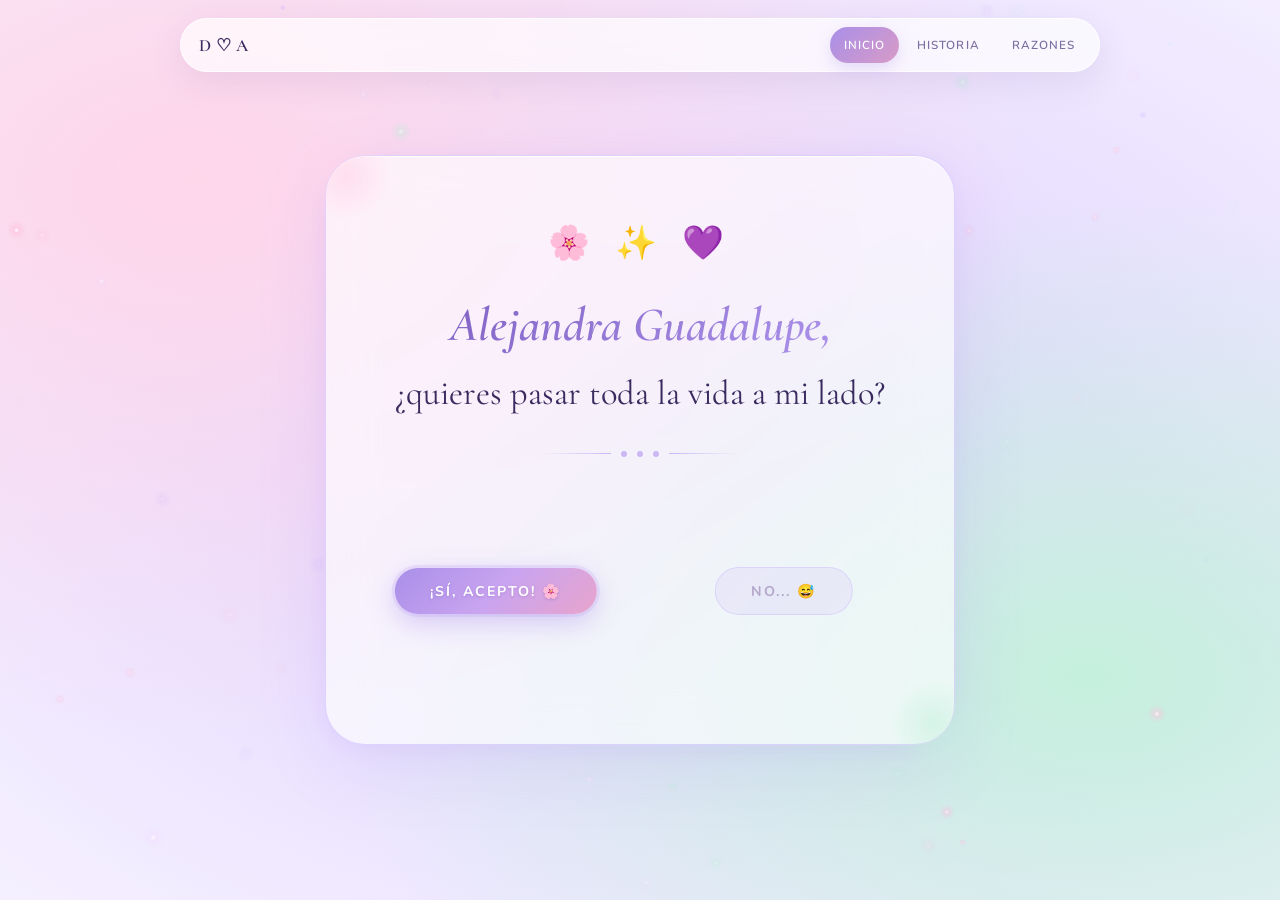
<file: index.html>
<!DOCTYPE html>
<html lang="es">
<head>
    <meta charset="UTF-8">
    <meta name="viewport" content="width=device-width, initial-scale=1.0">
    <title>Para mi Alejandra 🌸</title>
    <link rel="stylesheet" href="css/shared.css">
    <style>
        body {
            display: flex;
            align-items: center;
            justify-content: center;
            overflow: hidden;
            position: relative;
            -webkit-tap-highlight-color: transparent;
            user-select: none;
        }

        /* ── Partículas canvas ── */
        #sparkCanvas {
            position: fixed;
            inset: 0;
            width: 100%;
            height: 100%;
            z-index: 0;
            pointer-events: none;
        }

        /* ── Floating emojis ── */
        .bg-elements {
            position: fixed;
            inset: 0;
            pointer-events: none;
            z-index: 1;
        }

        .bg-float {
            position: absolute;
            animation: floatUp linear infinite;
            opacity: 0;
        }

        @keyframes floatUp {
            0%   { transform: translateY(108vh) rotate(-10deg) scale(0.7); opacity: 0; }
            12%  { opacity: 0.7; }
            88%  { opacity: 0.3; }
            100% { transform: translateY(-8vh)  rotate(10deg)  scale(1.05); opacity: 0; }
        }

        /* ── Carta principal ── */
        .main-container {
            position: relative;
            z-index: 10;
            background: rgba(255, 255, 255, 0.62);
            backdrop-filter: blur(24px);
            -webkit-backdrop-filter: blur(24px);
            border-radius: 40px;
            padding: 4rem 3.4rem 3.8rem;
            max-width: 630px;
            width: 90%;
            text-align: center;
            border: 1.5px solid rgba(200, 180, 255, 0.55);
            box-shadow:
                0 20px 70px rgba(160, 120, 240, 0.14),
                0 4px 20px rgba(160, 120, 240, 0.08),
                inset 0 1px 0 rgba(255, 255, 255, 0.9);
        }

        /* Detalles decorativos de esquinas */
        .main-container::before,
        .main-container::after {
            content: '';
            position: absolute;
            width: 90px;
            height: 90px;
            border-radius: 50%;
            pointer-events: none;
        }
        .main-container::before {
            top: -25px; left: -25px;
            background: radial-gradient(circle, var(--pink-2) 0%, transparent 70%);
            opacity: 0.7;
        }
        .main-container::after {
            bottom: -25px; right: -25px;
            background: radial-gradient(circle, var(--mint-2) 0%, transparent 70%);
            opacity: 0.6;
        }

        .deco {
            display: block;
            font-size: 2.1rem;
            margin-bottom: 1.4rem;
            letter-spacing: 8px;
            animation: floatSlow 4s ease-in-out infinite;
        }

        @keyframes floatSlow {
            0%, 100% { transform: translateY(0); }
            50%       { transform: translateY(-8px); }
        }

        .title {
            font-family: 'Cormorant Garamond', serif;
            font-size: 2.15rem;
            font-weight: 400;
            color: var(--text-dark);
            line-height: 1.55;
        }

        .title .name {
            display: block;
            font-style: italic;
            font-size: 3rem;
            font-weight: 600;
            background: linear-gradient(130deg, var(--lila-6) 0%, var(--lila-5) 40%, #d48fc8 80%, var(--pink-3) 100%);
            background-size: 220%;
            -webkit-background-clip: text;
            -webkit-text-fill-color: transparent;
            background-clip: text;
            animation: shimmer 5.5s ease-in-out infinite;
            margin-bottom: 0.3rem;
        }

        @keyframes shimmer {
            0%, 100% { background-position: 0% 50%; }
            50%       { background-position: 100% 50%; }
        }

        .subtitle {
            margin-top: 0.55rem;
            font-size: 0.78rem;
            color: var(--text-soft);
            letter-spacing: 4.5px;
            text-transform: uppercase;
            font-weight: 500;
        }

        .divider {
            display: flex;
            align-items: center;
            justify-content: center;
            gap: 10px;
            margin: 1.9rem auto 2.6rem;
        }

        .divider::before,
        .divider::after {
            content: '';
            flex: 1;
            max-width: 70px;
            height: 1px;
            background: linear-gradient(90deg, transparent, var(--lila-4));
        }

        .divider::after {
            background: linear-gradient(90deg, var(--lila-4), transparent);
        }

        .divider-dot {
            width: 6px; height: 6px;
            border-radius: 50%;
            background: var(--lila-4);
        }

        /* ── Botones ── */
        .buttons-wrapper {
            position: relative;
            width: 100%;
            height: 185px;
            margin: 0 auto;
            max-width: 480px;
        }

        .btn {
            position: absolute;
            padding: 0.85rem 2.2rem;
            font-family: 'Nunito', sans-serif;
            font-size: 0.88rem;
            font-weight: 700;
            letter-spacing: 2px;
            text-transform: uppercase;
            border-radius: 50px;
            border: none;
            cursor: pointer;
            outline: none;
            white-space: nowrap;
            transition: all 0.28s ease;
        }

        .btn-yes {
            background: linear-gradient(135deg, var(--lila-5) 0%, #c9a4f0 50%, #e8a4cc 100%);
            color: white;
            box-shadow:
                0 8px 28px rgba(169, 143, 232, 0.45),
                0 0 0 3px rgba(200, 170, 245, 0.25);
            left: 20%;
            top: 50%;
            transform: translate(-50%, -50%);
            z-index: 2;
            text-shadow: 0 1px 3px rgba(100, 60, 160, 0.25);
        }

        .btn-yes:hover, .btn-yes:active {
            transform: translate(-50%, -50%) scale(1.09);
            box-shadow:
                0 14px 40px rgba(169, 143, 232, 0.58),
                0 0 0 5px rgba(200, 170, 245, 0.2);
        }

        .btn-no {
            background: rgba(220, 210, 245, 0.35);
            color: var(--text-soft);
            border: 1.5px solid rgba(200, 180, 255, 0.4);
            left: 80%;
            top: 50%;
            transform: translate(-50%, -50%);
            z-index: 1;
            transition: left 0.17s ease-out, top 0.17s ease-out, box-shadow 0.2s;
        }

        .btn-no:hover { background: rgba(220, 210, 245, 0.5); }

        .attempts-msg {
            position: absolute;
            bottom: 0;
            left: 50%;
            transform: translateX(-50%);
            font-size: 0.88rem;
            color: var(--lila-6);
            font-weight: 600;
            opacity: 0;
            transition: opacity 0.4s ease;
            width: 100%;
            white-space: nowrap;
        }

        .attempts-msg.visible { opacity: 1; }

        /* ── Overlay éxito ── */
        .overlay {
            position: fixed;
            inset: 0;
            background: rgba(230, 215, 255, 0.55);
            backdrop-filter: blur(14px);
            z-index: 1000;
            display: flex;
            align-items: center;
            justify-content: center;
            opacity: 0;
            pointer-events: none;
            transition: opacity 0.5s ease;
        }

        .overlay.active { opacity: 1; pointer-events: all; }

        .overlay-content {
            background: rgba(255, 255, 255, 0.88);
            border: 1.5px solid rgba(200, 175, 255, 0.5);
            border-radius: 34px;
            padding: 4rem 3.2rem;
            text-align: center;
            max-width: 510px;
            width: 90%;
            box-shadow:
                0 30px 80px rgba(160, 120, 240, 0.2),
                inset 0 1px 0 rgba(255, 255, 255, 0.95);
            transform: scale(0.82) translateY(28px);
            opacity: 0;
            transition: all 0.65s cubic-bezier(0.175, 0.885, 0.32, 1.275);
        }

        .overlay.active .overlay-content { transform: scale(1) translateY(0); opacity: 1; }

        .overlay-emoji { font-size: 3rem; margin-bottom: 1.2rem; letter-spacing: 10px; }

        .overlay-title {
            font-family: 'Cormorant Garamond', serif;
            font-style: italic;
            font-size: 2rem;
            background: linear-gradient(130deg, var(--lila-6), var(--lila-5), #d48fc8);
            -webkit-background-clip: text;
            -webkit-text-fill-color: transparent;
            background-clip: text;
            margin-bottom: 0.4rem;
            line-height: 1.4;
        }

        .overlay-divider {
            display: flex;
            align-items: center;
            justify-content: center;
            gap: 8px;
            margin: 1.3rem auto;
        }

        .overlay-divider::before, .overlay-divider::after {
            content: '';
            flex: 1;
            max-width: 55px;
            height: 1px;
            background: linear-gradient(90deg, transparent, var(--lila-4));
        }

        .overlay-divider::after {
            background: linear-gradient(90deg, var(--lila-4), transparent);
        }

        .overlay-divider-dot { width: 5px; height: 5px; border-radius: 50%; background: var(--lila-4); }

        .overlay-text {
            font-size: 0.97rem;
            color: var(--text-mid);
            line-height: 1.9;
            margin-bottom: 1.8rem;
            font-weight: 300;
        }

        .overlay-sign {
            font-family: 'Cormorant Garamond', serif;
            font-style: italic;
            font-size: 1.2rem;
            color: var(--lila-5);
            line-height: 1.7;
        }

        /* ── Responsive ── */
        @media (max-width: 600px) {
            .main-container { padding: 3rem 1.8rem 2.8rem; }
            .title { font-size: 1.8rem; }
            .title .name { font-size: 2.3rem; }
            .buttons-wrapper { height: 165px; }
            .btn-yes { left: 50%; top: 22%; }
            .btn-no  { left: 50%; top: 76%; }
        }
    </style>
</head>
<body>

<nav class="site-nav" aria-label="Navegación principal">
    <span class="site-nav__brand">D <span aria-hidden="true">♡</span> A</span>
    <div class="site-nav__links">
        <a href="index.html" aria-current="page">Inicio</a>
        <a href="nuestra-historia.html">Historia</a>
        <a href="razones.html">Razones</a>
    </div>
</nav>

<canvas id="sparkCanvas"></canvas>
<div class="bg-elements" id="bgElements"></div>

<div class="main-container">
    <span class="deco">🌸 ✨ 💜</span>
    <h1 class="title">
        <span class="name">Alejandra Guadalupe,</span>
        ¿quieres pasar toda la vida a mi lado?
    </h1>


    <div class="divider">
        <div class="divider-dot"></div>
        <div class="divider-dot"></div>
        <div class="divider-dot"></div>
    </div>

    <div class="buttons-wrapper" id="buttonsWrapper">
        <button class="btn btn-yes" id="btnYes">¡Sí, acepto! 🌸</button>
        <button class="btn btn-no"  id="btnNo">No... 😅</button>
        <p class="attempts-msg" id="attemptsMsg"></p>
    </div>

</div>

<div class="overlay" id="overlay">
    <div class="overlay-content">
        <div class="overlay-emoji">🌸 💜 ✨</div>
        <h2 class="overlay-title">Te extraño más de lo que pensaba 💜</h2>
        <div class="overlay-divider">
            <div class="overlay-divider-dot"></div>
            <div class="overlay-divider-dot"></div>
            <div class="overlay-divider-dot"></div>
        </div>
        <p class="overlay-text">
            Aunque estemos ocupados, dos semanas sin verte se sienten eternas.<br>
            Cuídate mucho por allá ✨
        </p>
        <p class="overlay-sign">— Daniel</p>
    </div>
</div>

<script>
(function () {
    /* ── Partículas suaves ── */
    const canvas = document.getElementById('sparkCanvas');
    const ctx    = canvas.getContext('2d');
    let particles = [];

    const COLORS = [
        [200, 175, 255],   /* lila */
        [255, 190, 220],   /* rosa */
        [185, 240, 215],   /* menta */
        [240, 220, 255],   /* lavanda pálido */
    ];

    function resize() {
        canvas.width  = window.innerWidth;
        canvas.height = window.innerHeight;
    }

    function initParticles() {
        particles = Array.from({ length: 90 }, () => {
            const c = COLORS[Math.floor(Math.random() * COLORS.length)];
            return {
                x: Math.random() * canvas.width,
                y: Math.random() * canvas.height,
                r: Math.random() * 3.5 + 1,
                color: c,
                alpha: Math.random() * 0.55 + 0.15,
                twinkle: Math.random() * Math.PI * 2,
                speed: Math.random() * 0.016 + 0.005,
                drift: (Math.random() - 0.5) * 0.12,
                vy: -(Math.random() * 0.15 + 0.04),
            };
        });
    }

    function drawParticles() {
        ctx.clearRect(0, 0, canvas.width, canvas.height);
        for (const p of particles) {
            p.twinkle += p.speed;
            p.x += p.drift;
            p.y += p.vy;
            if (p.y < -10) { p.y = canvas.height + 10; p.x = Math.random() * canvas.width; }

            const a = p.alpha * (0.5 + 0.5 * Math.sin(p.twinkle));
            const [r, g, b] = p.color;

            /* halo suave */
            const grd = ctx.createRadialGradient(p.x, p.y, 0, p.x, p.y, p.r * 2.5);
            grd.addColorStop(0, `rgba(${r},${g},${b},${a})`);
            grd.addColorStop(1, `rgba(${r},${g},${b},0)`);
            ctx.beginPath();
            ctx.arc(p.x, p.y, p.r * 2.5, 0, Math.PI * 2);
            ctx.fillStyle = grd;
            ctx.fill();

            /* núcleo */
            ctx.beginPath();
            ctx.arc(p.x, p.y, p.r * 0.5, 0, Math.PI * 2);
            ctx.fillStyle = `rgba(255,255,255,${a * 0.9})`;
            ctx.fill();
        }
        requestAnimationFrame(drawParticles);
    }

    resize(); initParticles(); drawParticles();
    window.addEventListener('resize', () => { resize(); initParticles(); });

    /* ── Emojis flotantes ── */
    const bgContainer = document.getElementById('bgElements');
    const pool = ['🌸', '✨', '💜', '🌷', '💫', '🫧', '🌿', '🩷', '⭐'];

    function createFloat() {
        const el = document.createElement('span');
        el.className = 'bg-float';
        el.textContent = pool[Math.floor(Math.random() * pool.length)];
        el.style.left = Math.random() * 94 + '%';
        el.style.fontSize = (Math.random() * 1 + 0.75) + 'rem';
        const dur = Math.random() * 13 + 12;
        el.style.animationDuration = dur + 's';
        bgContainer.appendChild(el);
        setTimeout(() => el.remove(), dur * 1000);
    }

    setInterval(createFloat, 2000);
    for (let i = 0; i < 8; i++) setTimeout(createFloat, i * 360);

    /* ── Lógica botones ── */
    const btnNo   = document.getElementById('btnNo');
    const btnYes  = document.getElementById('btnYes');
    const wrapper = document.getElementById('buttonsWrapper');
    const msg     = document.getElementById('attemptsMsg');
    const overlay = document.getElementById('overlay');

    let attempts = 0;
    const messages = [
        { min: 1, max: 2,  text: 'Amor… creo que ese no era el botón 🌸' },
        { min: 3, max: 4,  text: 'Las estrellas ya saben tu respuesta 💫' },
        { min: 5, max: 7,  text: 'El universo conspira a nuestro favor ✨' },
        { min: 8, max: 999,text: '¡Ríndete, preciosa! Tu "Sí" lo ilumina todo 💜' },
    ];

    function moveNoBtn() {
        attempts++;
        const wRect = wrapper.getBoundingClientRect();
        const bRect = btnNo.getBoundingClientRect();
        btnNo.style.transform = 'none';
        btnNo.style.left = Math.max(0, Math.random() * (wRect.width  - bRect.width))  + 'px';
        btnNo.style.top  = Math.max(0, Math.random() * (wRect.height - bRect.height)) + 'px';

        for (const m of messages) {
            if (attempts >= m.min && attempts <= m.max) {
                msg.textContent = m.text;
                msg.classList.add('visible');
                break;
            }
        }
    }

    btnNo.addEventListener('mouseover',  moveNoBtn);
    btnNo.addEventListener('touchstart', e => { e.preventDefault(); moveNoBtn(); });

    function showSuccess() {
        overlay.classList.add('active');
        if (navigator.vibrate) navigator.vibrate([80, 50, 120, 50, 200]);
    }

    btnYes.addEventListener('click',      showSuccess);
    btnYes.addEventListener('touchstart', e => { e.preventDefault(); showSuccess(); });
})();
</script>

</body>
</html>
</file>
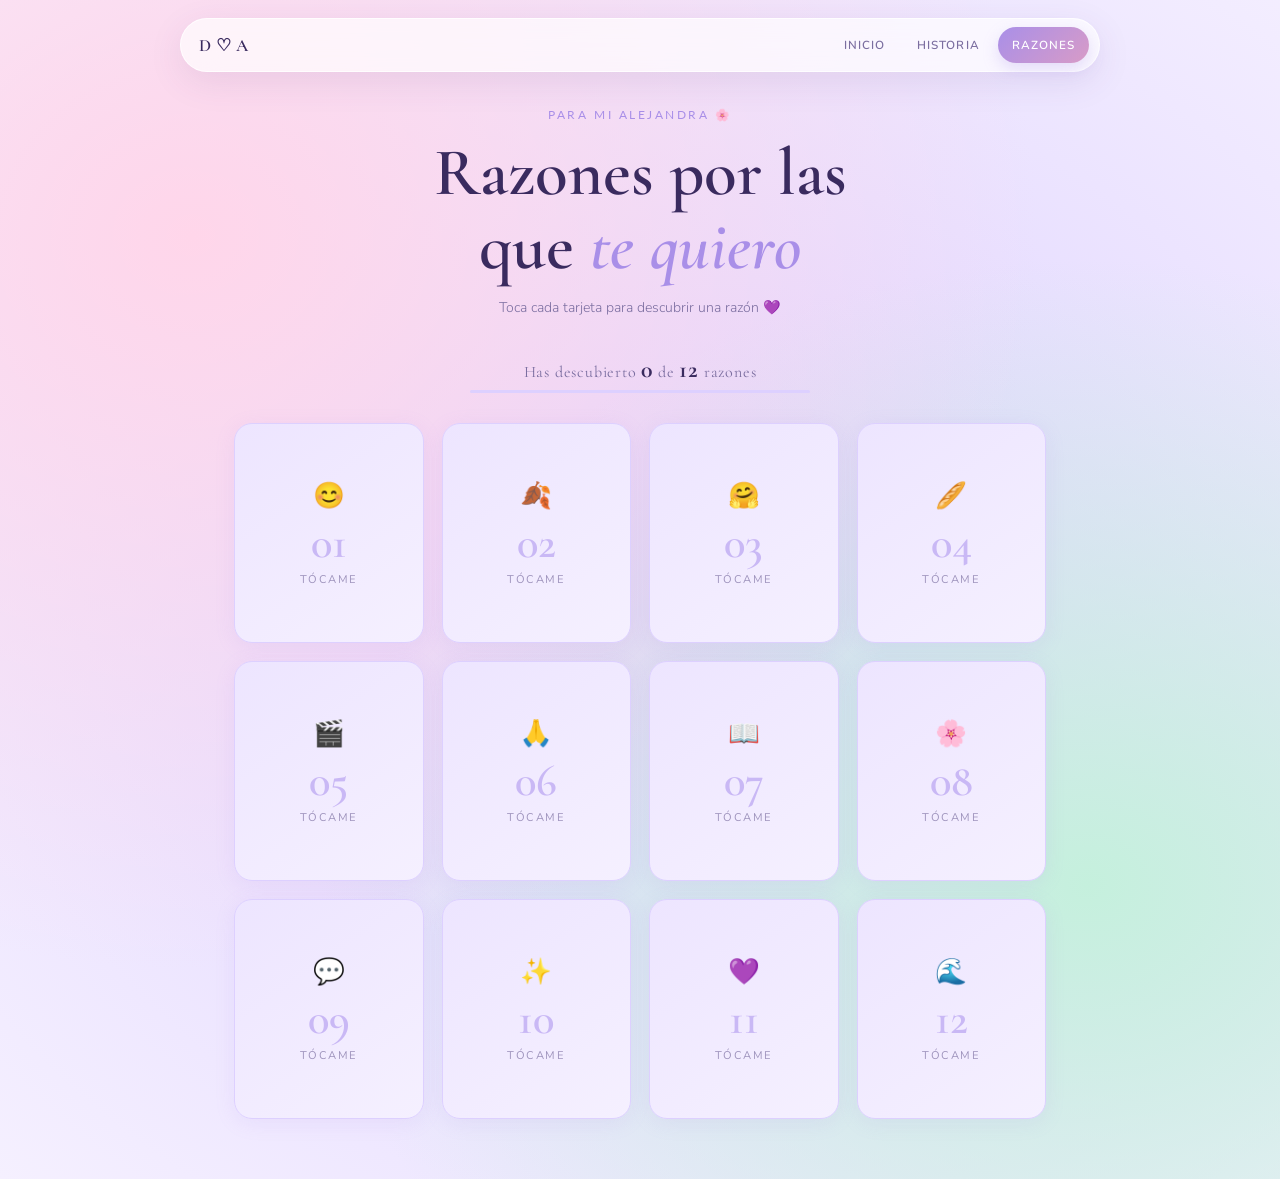
<file: razones.html>
<!DOCTYPE html>
<html lang="es">
<head>
  <meta charset="UTF-8" />
  <meta name="viewport" content="width=device-width, initial-scale=1.0" />
  <title>Razones 🌸</title>
  <link rel="stylesheet" href="css/shared.css" />
  <style>
    /* ── Header ── */
    header {
      position: relative;
      z-index: 1;
      text-align: center;
      padding: 108px 20px 10px;
    }
    header .eyebrow {
      font-family: 'Lato', sans-serif;
      font-size: 0.72rem;
      letter-spacing: 0.22em;
      text-transform: uppercase;
      color: var(--lila-5);
      margin-bottom: 14px;
    }
    header h1 {
      font-family: 'Cormorant Garamond', serif;
      font-size: clamp(2.4rem, 7vw, 4.2rem);
      font-weight: 600;
      color: var(--text-dark);
      line-height: 1.1;
    }
    header h1 em {
      font-style: italic;
      color: var(--lila-5);
    }
    header .subtitle {
      margin-top: 14px;
      font-size: 0.88rem;
      color: var(--text-mid);
      font-weight: 300;
    }

    /* ── Counter ── */
    .counter-wrap {
      position: relative;
      z-index: 1;
      text-align: center;
      margin: 28px 0 10px;
    }
    .counter-wrap span {
      font-family: 'Cormorant Garamond', serif;
      font-size: 1rem;
      color: var(--text-mid);
      letter-spacing: 0.05em;
    }
    .counter-wrap strong {
      font-size: 1.5rem;
      color: var(--text-dark);
    }

    /* ── Progress bar ── */
    .progress-bar {
      width: min(340px, 80vw);
      margin: 6px auto 0;
      height: 3px;
      background: var(--lila-3);
      border-radius: 99px;
      overflow: hidden;
    }
    .progress-fill {
      height: 100%;
      background: linear-gradient(90deg, var(--lila-4), var(--lila-5));
      border-radius: 99px;
      transition: width 0.5s ease;
      width: 0%;
    }

    /* ── Grid ── */
    .grid {
      position: relative;
      z-index: 1;
      display: grid;
      grid-template-columns: repeat(auto-fill, minmax(180px, 1fr));
      gap: 18px;
      max-width: 860px;
      margin: 30px auto 60px;
      padding: 0 24px;
    }

    /* ── Card ── */
    .card-outer {
      perspective: 900px;
      height: 220px;
      cursor: pointer;
    }
    .card-inner {
      position: relative;
      width: 100%;
      height: 100%;
      transform-style: preserve-3d;
      transition: transform 0.65s cubic-bezier(0.4, 0.2, 0.2, 1);
      border-radius: 18px;
    }
    .card-outer.flipped .card-inner {
      transform: rotateY(180deg);
    }

    .card-face {
      position: absolute;
      inset: 0;
      border-radius: 18px;
      backface-visibility: hidden;
      -webkit-backface-visibility: hidden;
      display: flex;
      flex-direction: column;
      align-items: center;
      justify-content: center;
      padding: 18px;
      text-align: center;
    }

    /* Front */
    .card-front {
      background: linear-gradient(145deg, var(--lila-2), var(--lila-1));
      border: 1px solid var(--lila-3);
      box-shadow: 0 4px 20px rgba(169, 143, 232, 0.12);
    }
    .card-front .number {
      font-family: 'Cormorant Garamond', serif;
      font-size: 2.8rem;
      font-weight: 600;
      color: var(--lila-4);
      line-height: 1;
      margin-bottom: 6px;
    }
    .card-front .hint {
      font-size: 0.7rem;
      letter-spacing: 0.14em;
      text-transform: uppercase;
      color: var(--text-mid);
      opacity: 0.7;
    }
    .card-front .icon { font-size: 1.6rem; margin-bottom: 8px; }

    /* Back */
    .card-back {
      background: linear-gradient(145deg, var(--lila-6), var(--lila-5));
      transform: rotateY(180deg);
      box-shadow: 0 8px 30px rgba(124, 92, 191, 0.35);
    }
    .card-back .razon {
      font-family: 'Cormorant Garamond', serif;
      font-size: 1.08rem;
      font-style: italic;
      font-weight: 400;
      color: var(--lila-1);
      line-height: 1.45;
    }
    .card-back .decorline {
      width: 30px;
      height: 1px;
      background: var(--lila-4);
      margin: 10px auto 0;
      opacity: 0.6;
    }

    /* ── Completion message ── */
    .complete-msg {
      position: fixed;
      inset: 0;
      z-index: 200;
      display: flex;
      flex-direction: column;
      align-items: center;
      justify-content: center;
      background: rgba(124, 92, 191, 0.55);
      backdrop-filter: blur(6px);
      opacity: 0;
      pointer-events: none;
      transition: opacity 0.5s;
    }
    .complete-msg.show {
      opacity: 1;
      pointer-events: all;
    }
    .complete-card {
      background: var(--lila-1);
      border-radius: 24px;
      padding: 48px 40px;
      text-align: center;
      max-width: 340px;
      margin: 20px;
      box-shadow: 0 20px 60px rgba(124, 92, 191, 0.35);
      border: 1px solid var(--lila-3);
    }
    .complete-card h2 {
      font-family: 'Cormorant Garamond', serif;
      font-size: 2rem;
      color: var(--text-dark);
      margin-bottom: 12px;
    }
    .complete-card p {
      color: var(--text-mid);
      font-size: 0.92rem;
      line-height: 1.6;
      margin-bottom: 24px;
    }
    .complete-card button {
      background: var(--lila-6);
      color: var(--lila-1);
      border: none;
      border-radius: 99px;
      padding: 12px 32px;
      font-size: 0.85rem;
      letter-spacing: 0.1em;
      text-transform: uppercase;
      cursor: pointer;
      font-family: 'Nunito', sans-serif;
      transition: background 0.2s;
    }
    .complete-card button:hover { background: var(--lila-5); }

    /* ── Responsive ── */
    @media (max-width: 600px) {
      header { padding: 88px 16px 8px; }
      header .subtitle { font-size: 0.82rem; }

      .counter-wrap { margin: 18px 0 8px; }

      .grid {
        grid-template-columns: repeat(2, 1fr);
        gap: 12px;
        padding: 0 14px;
        margin-bottom: 40px;
      }
      .card-outer { height: 230px; }
      .card-back .razon { font-size: 0.95rem; line-height: 1.4; }

      .complete-card { padding: 32px 24px; }
      .complete-card h2 { font-size: 1.6rem; }
    }

    @media (max-width: 380px) {
      .grid { gap: 10px; padding: 0 10px; }
      .card-outer { height: 220px; }
      .card-back .razon { font-size: 0.88rem; }
      .card-front .number { font-size: 2.2rem; }
    }
  </style>
</head>
<body>

<nav class="site-nav" aria-label="Navegación principal">
  <span class="site-nav__brand">D <span aria-hidden="true">♡</span> A</span>
  <div class="site-nav__links">
    <a href="index.html">Inicio</a>
    <a href="nuestra-historia.html">Historia</a>
    <a href="razones.html" aria-current="page">Razones</a>
  </div>
</nav>

<!-- Floating petals -->
<div class="petal" style="left:8%;  animation-duration:9s;  animation-delay:0s">🌸</div>
<div class="petal" style="left:22%; animation-duration:12s; animation-delay:2s">✨</div>
<div class="petal" style="left:45%; animation-duration:10s; animation-delay:1s">🌸</div>
<div class="petal" style="left:68%; animation-duration:14s; animation-delay:3s">💜</div>
<div class="petal" style="left:85%; animation-duration:11s; animation-delay:0.5s">🌸</div>
<div class="petal" style="left:55%; animation-duration:8s;  animation-delay:4s">✨</div>

<header>
  <p class="eyebrow">para mi Alejandra 🌸</p>
  <h1>Razones por las<br>que <em>te quiero</em></h1>
  <p class="subtitle">Toca cada tarjeta para descubrir una razón 💜</p>
</header>

<div class="counter-wrap">
  <span>Has descubierto <strong id="count">0</strong> de <strong id="total">0</strong> razones</span>
  <div class="progress-bar"><div class="progress-fill" id="fill"></div></div>
</div>

<div class="grid" id="grid"></div>

<!-- Completion overlay -->
<div class="complete-msg" id="completemsg">
  <div class="complete-card">
    <div style="font-size:2.5rem;margin-bottom:12px">💜</div>
    <h2>¡Las encontraste todas!</h2>
    <p>Y hay miles más que no caben en ninguna página.<br>Te quiero muchísimo, mi marinerita.</p>
    <button onclick="document.getElementById('completemsg').classList.remove('show')">Cerrar ✨</button>
  </div>
</div>

<script>
  const razones = [
    { icon: "😊", text: "Tu sonrisa fue lo primero que noté de ti. Y sigue siendo lo que más me gusta cada vez que te veo." },
    { icon: "🍂", text: "No fue un momento exacto en el que me gustaste. Fui cayendo poco a poco, y todavía sigo cayendo." },
    { icon: "🤗", text: "Cuando me abrazas, todo lo que traía en la cabeza desaparece. No sé cómo lo haces, pero funciona." },
    { icon: "🥖", text: "Me gusta que ir a comprar pan contigo se siente como un plan completo. No necesito más." },
    { icon: "🎬", text: "Ver películas en la uni contigo es de mis cosas favoritas. No importa cuál, el punto eres tú." },
    { icon: "🙏", text: "Que me agarres de la mano en la iglesia, sin decir nada, me dice más que muchas palabras." },
    { icon: "📖", text: "Admiro mucho tu compromiso con el libro de actividades que estamos haciendo. Lo tomas en serio y eso me dice mucho de ti." },
    { icon: "🌸", text: "La forma en que tratas a los demás me dice todo lo que necesito saber de quién eres. Eres buena persona, de verdad." },
    { icon: "💬", text: "Siempre tienes algo que decir. Nunca hay un silencio incómodo contigo y me encanta eso." },
    { icon: "✨", text: "Tu energía es contagiosa. Llegas y todo cambia. No sé explicarlo, pero se nota." },
    { icon: "💜", text: "Llevamos unos meses y ya no me imagino no tenerte cerca." },
    { icon: "🌊", text: "El colportaje nos alejó un poco, y fue cuando me di cuenta de cuánto me importas." },
  ];

  const grid = document.getElementById('grid');
  const countEl = document.getElementById('count');
  const totalEl = document.getElementById('total');
  const fillEl  = document.getElementById('fill');
  const completeMsg = document.getElementById('completemsg');
  let flippedCount = 0;

  totalEl.textContent = razones.length;

  razones.forEach((r, i) => {
    const outer = document.createElement('div');
    outer.className = 'card-outer';

    outer.innerHTML = `
      <div class="card-inner">
        <div class="card-face card-front">
          <div class="icon">${r.icon}</div>
          <div class="number">${String(i + 1).padStart(2, '0')}</div>
          <div class="hint">tócame</div>
        </div>
        <div class="card-face card-back">
          <div class="razon">${r.text}</div>
          <div class="decorline"></div>
        </div>
      </div>`;

    outer.addEventListener('click', () => {
      if (!outer.classList.contains('flipped')) {
        outer.classList.add('flipped');
        flippedCount++;
        countEl.textContent = flippedCount;
        fillEl.style.width = (flippedCount / razones.length * 100) + '%';

        if (flippedCount === razones.length) {
          setTimeout(() => {
            launchFireworks();
            completeMsg.classList.add('show');
          }, 700);
        }
      }
    });

    grid.appendChild(outer);
  });

  function launchFireworks() {
    const colors = ['#c9b8f5', '#a98fe8', '#7c5cbf', '#ffd6ea', '#ede5ff'];
    for (let burst = 0; burst < 5; burst++) {
      const bx = 20 + Math.random() * 60;
      const by = 20 + Math.random() * 60;
      for (let p = 0; p < 14; p++) {
        const el = document.createElement('div');
        el.className = 'firework';
        const angle = (p / 14) * Math.PI * 2;
        const dist  = 60 + Math.random() * 80;
        el.style.cssText = `
          left: ${bx}vw; top: ${by}vh;
          background: ${colors[Math.floor(Math.random() * colors.length)]};
          --tx: ${Math.cos(angle) * dist}px;
          --ty: ${Math.sin(angle) * dist}px;
          animation-delay: ${burst * 0.15}s;
        `;
        document.body.appendChild(el);
        setTimeout(() => el.remove(), 1200 + burst * 150);
      }
    }
  }
</script>
</body>
</html>
</file>
<file: css/shared.css>
@import url('https://fonts.googleapis.com/css2?family=Cormorant+Garamond:ital,wght@0,400;0,600;1,400;1,600&family=Lato:wght@300;400&family=Nunito:wght@300;400;500;600&display=swap');

*, *::before, *::after { box-sizing: border-box; margin: 0; padding: 0; }

:root {
    --lila-1:    #f5f0ff;
    --lila-2:    #ede5ff;
    --lila-3:    #ddd0ff;
    --lila-4:    #c9b8f5;
    --lila-5:    #a98fe8;
    --lila-6:    #7c5cbf;
    --pink-1:    #fff0f6;
    --pink-2:    #ffd6ea;
    --pink-3:    #ffb3d6;
    --mint-1:    #edfaf4;
    --mint-2:    #c5f0dd;
    --text-dark: #3a2b5f;
    --text-mid:  #7b6ea0;
    --text-soft: #b4a8cc;
    --white:     #ffffff;
}

body {
    min-height: 100vh;
    overflow-x: hidden;
    font-family: 'Nunito', sans-serif;
    background:
        radial-gradient(ellipse at 15% 20%, var(--pink-2) 0%, transparent 55%),
        radial-gradient(ellipse at 85% 75%, var(--mint-2) 0%, transparent 50%),
        radial-gradient(ellipse at 55% 50%, var(--lila-3) 0%, var(--lila-1) 100%);
    background-color: var(--lila-1);
}

/* Navegación global */
.site-nav {
    position: fixed;
    top: 18px;
    left: 50%;
    z-index: 800;
    width: min(92%, 920px);
    min-height: 54px;
    padding: 8px 10px 8px 18px;
    display: flex;
    align-items: center;
    justify-content: space-between;
    gap: 14px;
    transform: translateX(-50%);
    border: 1px solid rgba(255, 255, 255, 0.8);
    border-radius: 99px;
    background: rgba(255, 255, 255, 0.68);
    box-shadow: 0 10px 35px rgba(87, 58, 128, 0.1);
    backdrop-filter: blur(18px);
    -webkit-backdrop-filter: blur(18px);
}

.site-nav__brand {
    font-family: 'Cormorant Garamond', serif;
    font-size: 1.08rem;
    font-weight: 600;
    letter-spacing: 0.03em;
    color: var(--text-dark);
    white-space: nowrap;
}

.site-nav__links {
    display: flex;
    align-items: center;
    gap: 4px;
}

.site-nav a {
    color: var(--text-mid);
    text-decoration: none;
    font-size: 0.73rem;
    font-weight: 600;
    letter-spacing: 0.09em;
    text-transform: uppercase;
    padding: 10px 14px;
    border-radius: 99px;
    transition: color 0.2s ease, background 0.2s ease, box-shadow 0.2s ease;
}

.site-nav a:hover,
.site-nav a:focus-visible {
    color: var(--lila-6);
    background: var(--lila-2);
    outline: none;
}

.site-nav a[aria-current="page"] {
    color: #fff;
    background: linear-gradient(135deg, var(--lila-5), #d89bc7);
    box-shadow: 0 6px 16px rgba(169, 143, 232, 0.28);
    cursor: default;
}

@media (max-width: 600px) {
    .site-nav {
        top: 10px;
        width: calc(100% - 20px);
        min-height: 50px;
        padding: 6px 7px 6px 13px;
        gap: 7px;
    }

    .site-nav__brand { font-size: 0.95rem; }
    .site-nav__links { gap: 1px; }
    .site-nav a { padding: 9px 9px; font-size: 0.62rem; letter-spacing: 0.055em; }
}

@media (max-width: 370px) {
    .site-nav { padding-left: 10px; }
    .site-nav__brand { font-size: 0.85rem; }
    .site-nav a { padding-inline: 7px; font-size: 0.58rem; }
}

.back-link {
    position: fixed;
    top: 18px;
    left: 20px;
    z-index: 100;
    font-family: 'Lato', sans-serif;
    font-size: 0.8rem;
    letter-spacing: 0.12em;
    text-transform: uppercase;
    color: var(--text-mid);
    text-decoration: none;
    display: flex;
    align-items: center;
    gap: 6px;
    transition: color 0.2s;
}
.back-link:hover { color: var(--text-dark); }

.petal {
    position: fixed;
    font-size: 1.2rem;
    opacity: 0;
    animation: fall linear infinite;
    pointer-events: none;
    z-index: 0;
}
@keyframes fall {
    0%   { transform: translateY(-40px) rotate(0deg);   opacity: 0.7; }
    100% { transform: translateY(110vh) rotate(360deg); opacity: 0; }
}

.firework {
    position: fixed;
    width: 6px;
    height: 6px;
    border-radius: 50%;
    pointer-events: none;
    z-index: 999;
    animation: burst 0.8s ease-out forwards;
}
@keyframes burst {
    0%   { transform: translate(0,0) scale(1); opacity: 1; }
    100% { transform: translate(var(--tx), var(--ty)) scale(0); opacity: 0; }
}
</file>
